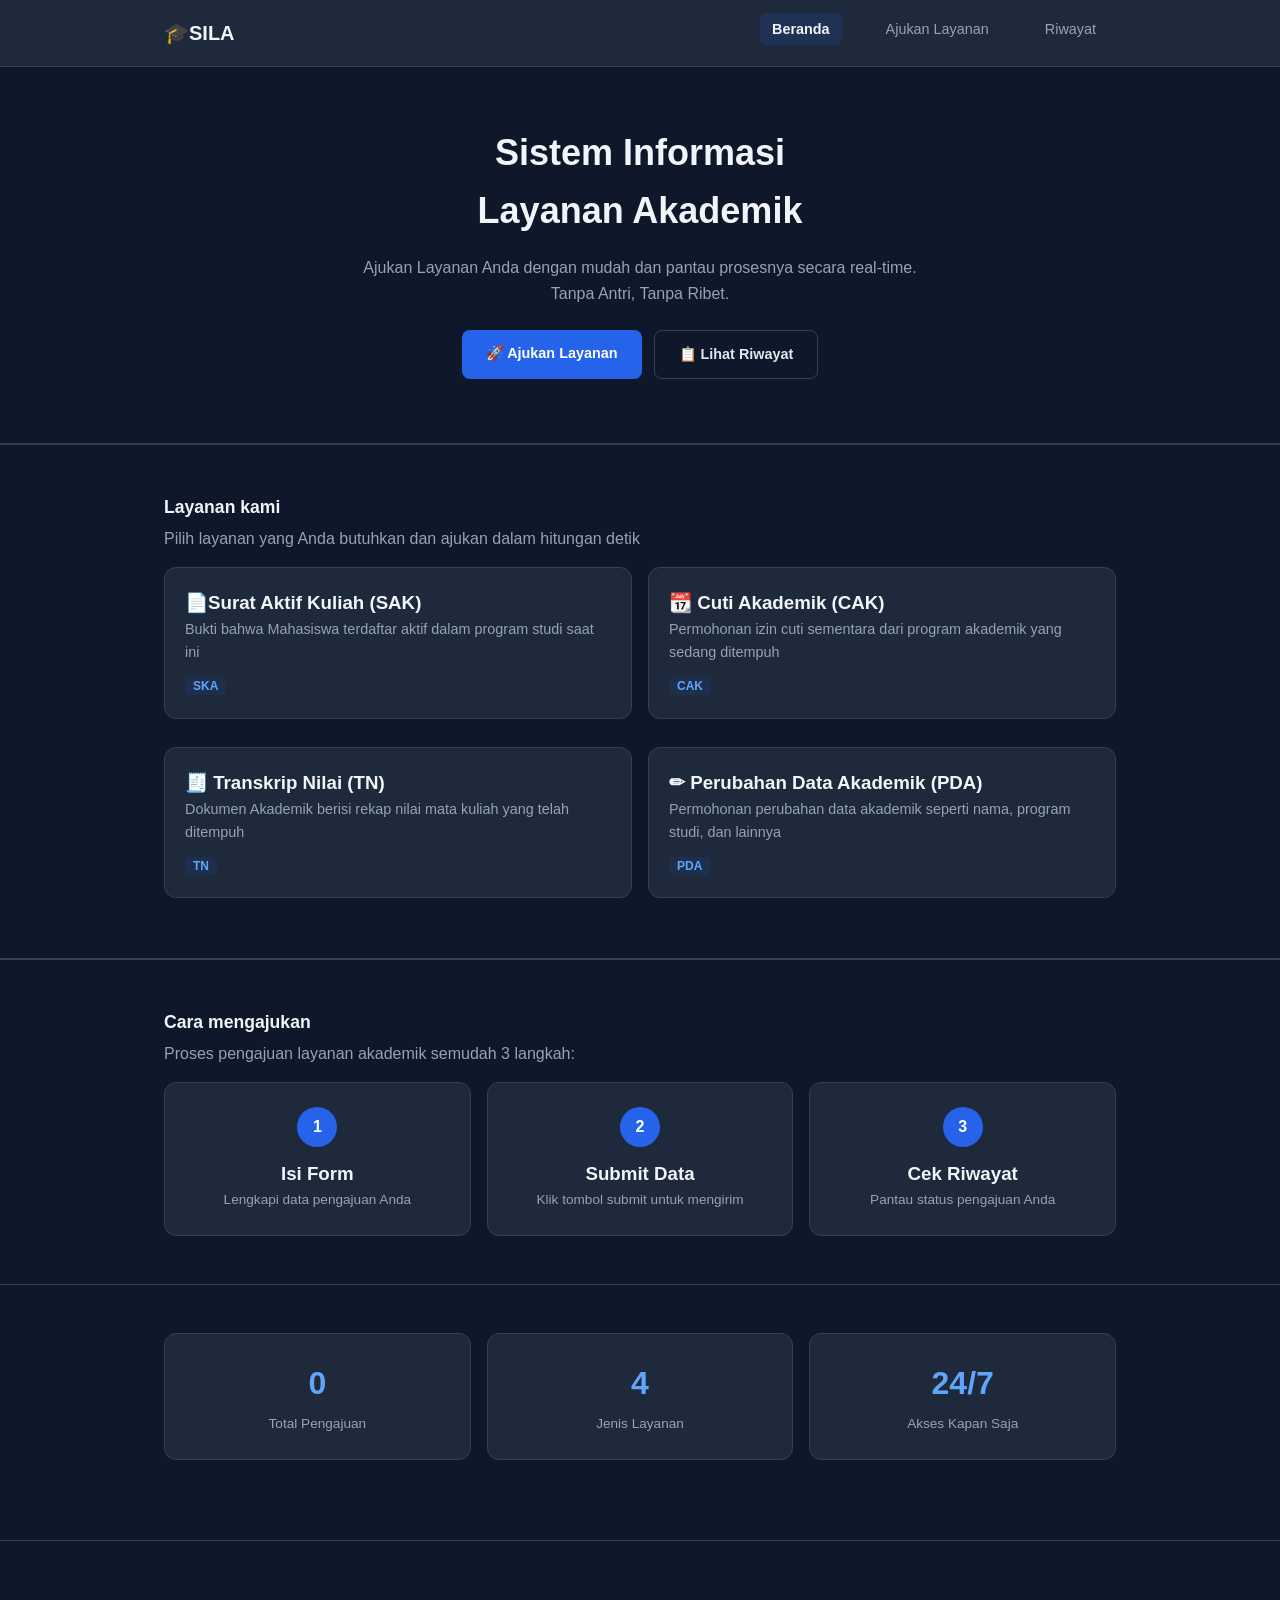
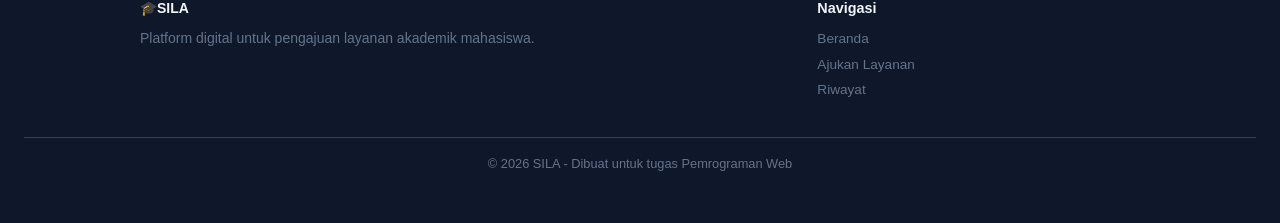
<file: 12/index.html>
<!DOCTYPE html>
<html lang="id">
    <head>
        <meta charset="UTF-8">
        <meta name="viewport" content="width=device-width, initial-scale = 1.0">
        <title>Sistem Informasi Layanan Akademik</title>
        <link rel="preconnect" href="https://fonts.google.com">
        <link rel="preconnect" href="https://fonts.gstatic.com" crossorigin>
        <link href="https://fonts.googleapis.com/css2?family=Inter:wght@400;600;700&display=swap" rel="stylesheet">
        <link rel="stylesheet" href="style.css">
    </head>
    <body>
        <header class="navbar">
            <div class="container navbar-inner">
                <a href="index.html" class="logo">&#x1F393;SILA</a>
                <input type="checkbox" id="navToggle" class="nav-toggle">
                <label for="navToggle" class="hamburger">
                    <span></span>
                    <span></span>
                    <span></span>
                </label>
                <nav>
                    <ul class="nav-menu">
                        <li><a href="index.html" class="active">Beranda</a></li>
                        <li><a href="layanan.html">Ajukan Layanan</a></li>
                        <li><a href="riwayat.html">Riwayat</a></li>
                    </ul>
                </nav>
            </div>
        </header>
       <main>
            <section class="hero">
                <div class="container">
                    <h1>Sistem Informasi<br>Layanan Akademik</h1>
                    <p>Ajukan Layanan Anda dengan mudah dan pantau prosesnya secara real-time.<br>Tanpa Antri, Tanpa Ribet.</p>
                    <div class="hero-buttons">
                        <a href="layanan.html" class="btn btn-primary">&#x1F680; Ajukan Layanan</a>
                        <a href="riwayat.html" class="btn btn-outline">&#x1F4CB; Lihat Riwayat</a>
                    </div>
                </div>
            </section>
            <hr>

            <section class="section">
                <div class="container">
                    <h2>Layanan kami</h2>
                    <p class="section-desc">Pilih layanan yang Anda butuhkan dan ajukan dalam hitungan detik</p>
                    <div class="cards-grid">
                        <article class="card">
                            <h3>&#x1F4C4;Surat Aktif Kuliah (SAK)</h3>
                            <p>Bukti bahwa Mahasiswa terdaftar aktif dalam program studi saat ini</p>
                            <span class="card-code">SKA</span>
                        </article>
                        <article class="card">
                            <h3>&#x1F4C6; Cuti Akademik (CAK)</h3>
                            <p>Permohonan izin cuti sementara dari program akademik yang sedang ditempuh</p>
                            <span class="card-code">CAK</span>
                        </article>
                        <article class="card">
                            <h3>&#x1F9FE; Transkrip Nilai (TN)</h3>
                            <p>Dokumen Akademik berisi rekap nilai mata kuliah yang telah ditempuh</p>
                            <span class="card-code">TN</span>
                        </article>
                        <article class="card">
                            <h3>&#x270F; Perubahan Data Akademik (PDA)</h3>
                            <p>Permohonan perubahan data akademik seperti nama, program studi, dan lainnya</p>
                            <span class="card-code">PDA</span>
                        </article>
                    </div>
                </div>
            </section>
            <hr>
            <section class="section">
                <div class="container">
                    <h2>Cara mengajukan</h2>
                    <p class="section-desc">Proses pengajuan layanan akademik semudah 3 langkah:</p>
                    <div class="steps-grid">
                        <div class="step">
                            <div class="step-number">1</div>
                            <h3>Isi Form</h3>
                            <p>Lengkapi data pengajuan Anda</p>
                        </div>
                        <div class="step">
                            <div class="step-number">2</div>
                            <h3>Submit Data</h3>
                            <p>Klik tombol submit untuk mengirim</p>
                        </div>
                        <div class="step">
                            <div class="step-number">3</div>
                            <h3>Cek Riwayat</h3>
                            <p>Pantau status pengajuan Anda</p>
                        </div>
                    </div>
                </div>
            </section>
            <section class="section">
                <div class="container">
                    <div class="stats-grid">
                        <div class="stat">
                            <div class="stat-number">0</div>
                            <div class="stat-label">Total Pengajuan</div>
                        </div>
                        <div class="stat">
                            <div class="stat-number">4</div>
                            <div class="stat-label">Jenis Layanan</div>
                        </div>
                        <div class="stat">
                            <div class="stat-number">24/7</div>
                            <div class="stat-label">Akses Kapan Saja</div>
                        </div>
                    </div>
                </div>
            </section>
       </main>
       <footer class="footer">
            <div class="container footer-inner">
                <div>
                    <strong>&#x1F393;SILA</strong>
                    <p>Platform digital untuk pengajuan layanan akademik mahasiswa.</p>
                </div>
                <div class="footer-nav">
                    <h4>Navigasi</h4>
                    <ul>
                        <li><a href="index.html">Beranda</a></li>
                        <li><a href="layanan.html">Ajukan Layanan</a></li>
                        <li><a href="riwayat.html">Riwayat</a></li>
                    </ul>
                </div>
            </div>
            <div class="footer-bottom">
                <div class="container">
                    <p>&copy; 2026 SILA - Dibuat untuk tugas Pemrograman Web</p>
                </div>
            </div>
       </footer>
       <script src="script.js"></script> 
    </body>
</html>
</file>
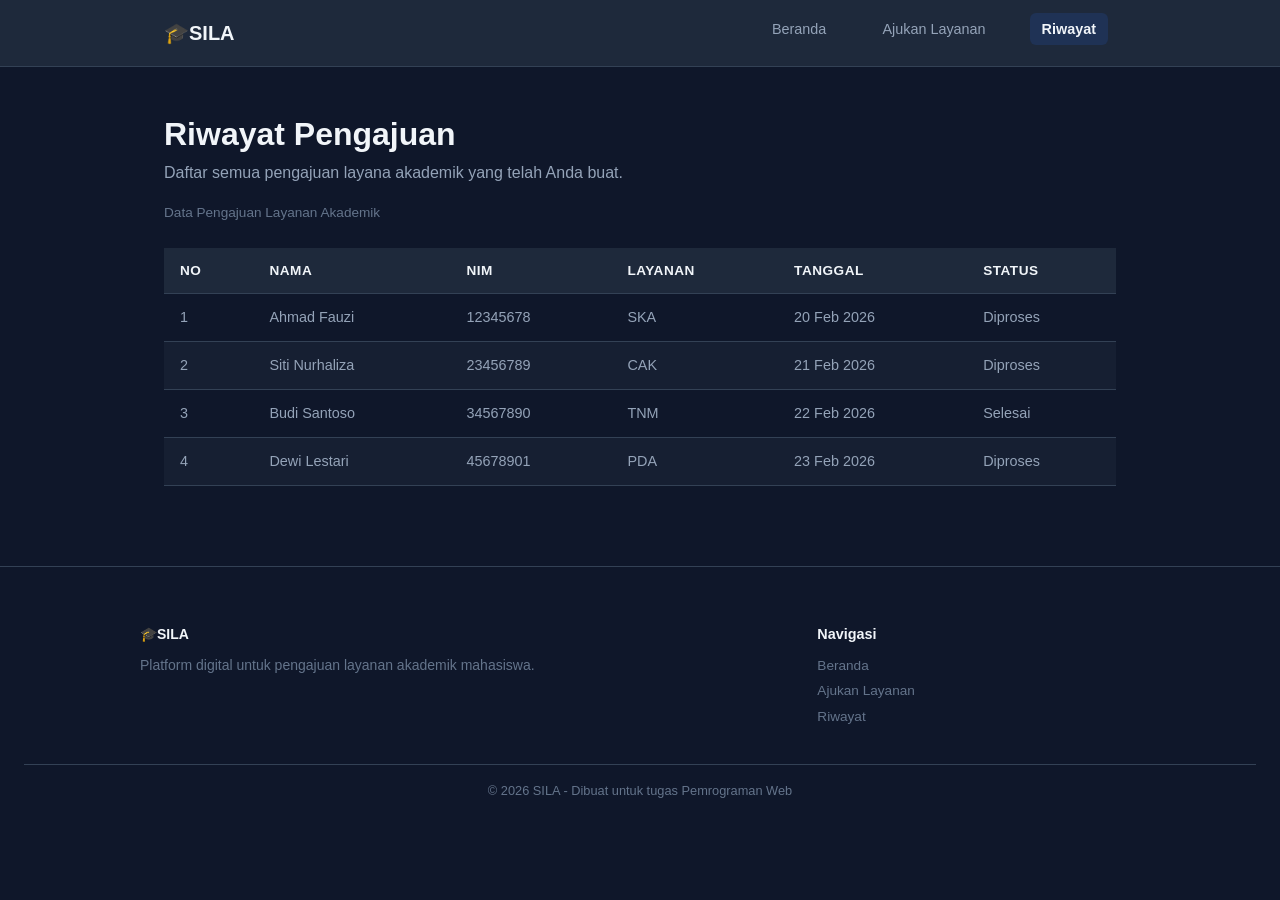
<file: 12/riwayat.html>
<!DOCTYPE html>
<html lang="id">
    <head>
        <meta charset="UTF-8">
        <meta name="viewport" content="width=device-width, initial-scale = 1.0">
        <title>Sistem Informasi Layanan Akademik</title>
        <link rel="preconnect" href="https://fonts.google.com">
        <link rel="preconnect" href="https://fonts.gstatic.com" crossorigin>
        <link href="https://fonts.googleapis.com/css2?family=Inter:wght@400;600;700&display=swap" rel="stylesheet">
        <link rel="stylesheet" href="style.css">
    </head>
    <body>
        <header class="navbar">
            <div class="container navbar-inner">
                <a href="index.html" class="logo">&#x1F393;SILA</a>
                <input type="checkbox" id="navToggle" class="nav-toggle">
                <label for="navToggle" class="hamburger">
                    <span></span>
                    <span></span>
                    <span></span>
                </label>
                <nav>
                    <ul class="nav-menu">
                        <li><a href="index.html">Beranda</a></li>
                        <li><a href="layanan.html">Ajukan Layanan</a></li>
                        <li><a href="riwayat.html" class="active">Riwayat</a></li>
                    </ul>
                </nav>
            </div>
    </header>
    <main>
        <section class="section">
            <div class="container">
                <h1>Riwayat Pengajuan</h1>
                    <p class="section-desc"> Daftar semua pengajuan layana akademik yang telah Anda buat.</p>
                <table class="data-table"> 
                <caption>Data Pengajuan Layanan Akademik<caption> 
                <thead> 
                    <tr> 
                        <th>No</th> 
                        <th>Nama</th> 
                        <th>NIM</th> 
                        <th>Layanan</th> 
                        <th>Tanggal</th> 
                        <th>Status</th> 
                        </tr> 
                </thead> 
            <tbody>
                <tr> 
            <td>1</td> 
            <td>Ahmad Fauzi</td> 
            <td>12345678</td> 
            <td>SKA</td> 
            <td>20 Feb 2026</td> 
            <td>Diproses</td> 
        </tr> 
        <tr> 
            <td>2</td> 
            <td>Siti Nurhaliza</td> 
            <td>23456789</td> 
            <td>CAK</td> 
            <td>21 Feb 2026</td> 
            <td>Diproses</td> 
        </tr> 
        <tr> 
            <td>3</td> 
            <td>Budi Santoso</td> 
            <td>34567890</td> 
            <td>TNM</td> 
            <td>22 Feb 2026</td> 
            <td>Selesai</td> 
        </tr> 
        <tr>  
            <td>4</td> 
            <td>Dewi Lestari</td> 
            <td>45678901</td> 
            <td>PDA</td> 
            <td>23 Feb 2026</td> 
            <td>Diproses</td> 
        </tr>  
            </tbody> 
        </table> 
    </div>
    </section>
        </main>
            <footer class="footer">
                <div class="container footer-inner">
                <div>
                    <strong>&#x1F393;SILA</strong>
                    <p>Platform digital untuk pengajuan layanan akademik mahasiswa.</p>
                </div>
                <div>
                    <h4>Navigasi</h4>
                    <a href="index.html">Beranda</a>
                    <a href="layanan.html">Ajukan Layanan</a>
                    <a href="riwayat.html">Riwayat</a>
                </div>
            </div>
            <div class="footer-bottom">
                <div class="container">
                    <p>&copy; 2026 SILA - Dibuat untuk tugas Pemrograman Web</p>
                </div>
            </div>
       </footer> 
    </body>
</html>
</file>
<file: 12/style.css>
/*Reset Dasar*/
*{
    margin: 0;
    padding: 0;
    box-sizing: border-box;
}

body
{
    background-color: #0f172a;
    color: #e2e8f0;
    font-family: 'Arial', sans-serif;
    font-size: 16px;
    line-height: 1.6;
    padding-top: 60px;
}

h1, h2, h3 
{
    color: #f1f5f9; 
}

h1
{
    font-size: 2rem;
    font-weight: 700;
}

h2
{
    font-size: 1.5rem;
    font-weight: 700;
    margin-bottom: 8px;
}

h2
{
    font-size: 1.1rem;
    font-weight: 600;
    margin-bottom: 4px;
}

a{
    color: #60a5fa;
    text-decoration: none;
}

a:hover{
    color: #93c5fd;
}

hr{
    border: none;
    border-top: 1px solid #334155;
}

header
{
    padding: 24px;
    border-bottom: 1px solid #334155;
}

.subtitle{
    color: #94a3b8;
    font-size: 0.875rem;
    margin-bottom: 12px;
}

nav a
{
    margin-right: 8px;
}

nav a.active
{
    color: #f1f5f9;
    font-weight: 600;
}
.hero  
{
    padding: 48px 24px;
    text-align: center;
}
.hero h2
{
    font-size: 1.75rem;
    margin-bottom: 12px;
}
.hero p
{
    color: #94a3b8;
    margin-bottom: 16px;
}
.section   
{
    padding: 32px 24px;
    border-top: 1px solid #334155;
}
.section-desc
{
    color: #94a3b8;
    margin-bottom: 16px;
}
.card  
{
    background-color: #1e293b;
    padding: 16px;
    margin-bottom: 12px;
    border: 1px solid #334155;
    border-radius: 8px;
}
.card p
{
    color: #94a3b8;
    font-size: 0.9rem;
}
ol, ul
{
    padding-left: 24px;
}
li
{
    margin-bottom: 8px;
    color: #94a3b8;
}
li strong
{
    color: #f1f5f9;
}
footer
{
    padding: 24px;
    border-top: 1px solid #334155;
    text-align: center;
    font-size: 0.875rem;
    color: #64748b;
}

footer p
{
    margin-bottom: 8px;
}
.container {
    max-width: 1000px;
    margin: 0 auto;
    padding: 0 24px;
}

.navbar {
    background-color: #1e293b;
    border-bottom: 1px solid #334155;
    padding: 16px 0;
    position: fixed;
    top: 0;
    left: 0;
    width: 100%;
    z-index: 1000;
}

.navbar-inner {
    display: flex;
    justify-content: space-between;
    align-items: center;
}

.logo {
    font-size: 1.25rem;
    font-weight: 700;
    color: #f1f5f9;
}

nav a {
    margin-left: 16px;
    color: #94a3b8;
    font-size: 0.9rem;
}

nav a:hover, nav a.active {
    color: #f1f5f9;
}

.hero {
    padding: 64px 0;
    text-align: center;
}

.hero h1 {
    font-size: 2.25rem;
    margin-bottom: 16px;
}

.hero p {
    color: #94a3b8;
    margin-bottom: 24px;
}

.hero-buttons {
    display: flex;
    justify-content: center;
    gap: 12px;
}

.btn {
    display: inline-block;
    padding: 12px 24px;
    border-radius: 8px;
    font-size: 0.9rem;
    font-weight: 600;
}

.btn-primary {
    background-color: #2563eb;
    color: #fff;
}

.btn-primary:hover {
    background-color: #1d4ed8;
    color: #fff;
}

.btn-outline {
    border: 1px solid #334155;
    color: #e2e8f0;
}

.btn-outline:hover {
    background-color: #1e293b;
    color: #f1f5f9;
}

.section {
    padding: 48px 0;
    border-top: 1px solid #334155;
}

.cards-grid {
    display: grid;
    grid-template-columns: 1fr 1fr;
    gap: 16px;
    margin-top: 16px;
}

.card {
    background-color: #1e293b;
    border: 1px solid #334155;
    border-radius: 12px;
    padding: 20px;
}

.card p {
    color: #94a3b8;
    font-size: 0.9rem;
    margin-bottom: 8px;
}

.card-code {
    font-size: 0.75rem;
    font-weight: 600;
    color: #60a5fa;
    background-color: rgba(37, 99, 235, 0.1);
    padding: 2px 8px;
    border-radius: 4px;
}

.steps-grid {
    display: flex;
    gap: 16px;
    margin-top: 16px;
}

.step {
    flex: 1;
    text-align: center;
    background-color: #1e293b;
    border: 1px solid #334155;
    border-radius: 12px;
    padding: 24px 16px;
}

.step-number {
    width: 40px;
    height: 40px;
    background-color: #2563eb;
    color: #fff;
    border-radius: 50%;
    display: flex;
    align-items: center;
    justify-content: center;
    font-weight: 700;
    margin: 0 auto 12px;
}

.step p {
    color: #94a3b8;
    font-size: 0.85rem;
}

.stats-grid {
    display: flex;
    gap: 16px;
}

.stat {
    flex: 1;
    text-align: center;
    background-color: #1e293b;
    border: 1px solid #334155;
    border-radius: 12px;
    padding: 24px;
}

.stat-number {
    font-size: 2rem;
    font-weight: 700;
    color: #60a5fa;
}

.stat-label {
    color: #94a3b8;
    font-size: 0.85rem;
    margin-top: 4px;
}

.footer {
    border-top: 1px solid #334155;
    margin-top: 32px;
    text-align: justify;
}

.footer-inner {
    display: grid;
    grid-template-columns: 2fr 1fr;
    gap: 32px;
    padding: 32px 0;
    color: #f1f5f9;
}

.footer-inner p {
    color: #64748b;
    font-size: 0.875rem;
    margin-top: 8px;
}

.footer-inner h4 {
    color: #f1f5f9;
    margin-bottom: 8px;
    font-size: 0.9rem;
}

.footer-inner a {
    display: block;
    color: #64748b;
    font-size: 0.85rem;
    margin-bottom: 4px;
}

.footer-inner a:hover {
    color: #93c5fd;
}

.footer-bottom {
    border-top: 1px solid #334155;
    padding: 16px 0;
    text-align: center;
}

.footer-bottom p {
    font-size: 0.8rem;
    color: #64748b;
}

.nav-menu {
    list-style: none;
    display: flex;
    gap: 8px;
}

.nav-menu li a {
    color: #94a3b8;
    font-size: 0.9rem;
    padding: 8px 12px;
    border-radius: 6px;
}

.nav-menu li a:hover {
    color: #f1f5f9;
    background-color: rgba(255, 255, 255, 0.05);
}

.nav-menu li a.active {
    color: #f1f5f9;
    font-weight: 600;
    background-color: rgba(37, 99, 235, 0.15);
}

.footer-nav ul {
    list-style: none;
    padding: 0;
    margin: 0;
}

.footer-nav ul li {
    margin-bottom: 4px;
}

.footer-nav ul li a {
    color: #64748b;
    font-size: 0.85rem;
}

.footer-nav ul li a:hover {
    color: #93c5fd;
}

.nav-toggle {
    display: none;
}

.hamburger {
    display: none;
    flex-direction: column;
    gap: 5px;
    cursor: pointer;
    padding: 4px;
}

.hamburger span {
    display: block;
    width: 24px;
    height: 3px;
    background-color: #f1f5f9;
    border-radius: 2px;
}

@media (max-width: 768px) {
    .navbar-inner {
        flex-wrap: wrap;
    }
    .hamburger {
        display: flex;
    }
    nav {
        width: 100%;
        order: 3;
    }
    .nav-menu {
        display: none;
        flex-direction: column;
        gap: 0;
        width: 100%;
        padding: 8px 0;
        border-top: 1px solid #334155;
        margin-top: 12px;
    }
    .nav-menu li a {
        display: block;
        padding: 10px 0;
        border-radius: 0;
    }
    .nav-toggle:checked~nav .nav-menu {
        display: flex;
    }
}

.form-card {
    max-width: 640px;
    margin: 0 auto;
}

fieldset{
    border: 1px solid #334155;
    border-radius: 12px;
    padding: 24px;
    background-color: #1e293b;
}

legend{
    font-size: 1.1rem;
    font-weight: 600;
    color: #f1f5f9;
    padding: 0 8px;
}

.form-group{
    margin-bottom: 16px;
}

.form-group label{
    display: block;
    margin-bottom: 6px;
    color: #e2e8f0;
    font-size: 0.875rem;
    font-weight: 600;
}

.form-group input, .form-group select, .form-group textarea{
    width: 100%;
    padding: 10px 14px;
    background-color: #0f172a;
    border: 1px solid #334155;
    border-radius: 8px;
    color: #e2e8f0;
    font-size: 0.9rem;
    font-family: inherit;
    outline: none;
    transition: border-color 0.3s;
}

.form-group input:focus, .form-group select:focus, .form-group textarea:focus{
    border-color: #2563eb;
}

.form-group input::placeholder, .form-group textarea::placeholder{
    color: #64748b;
}

.form-group select{
    cursor: pointer;
}

.form-group textarea{
    resize: vertical;
    min-height: 80px;
}

.form-row{
    display: grid;
    gap: 16px;
    grid-template-columns: 1fr 1fr;
}

.form-actions{
    display: flex;
    gap: 12px;
    margin-top: 24px;
}

.form-actions .btn{
    cursor: pointer;
    border: none;
    font-family: inherit;
}

.form-actions .btn-outline{
    background: none;
    border: 1px solid #334155;
}

.data-table { 
    width: 100%; 
    border-collapse: collapse; 
    margin-top: 16px; 
    min-width: 600px;
} 
 
.data-table caption { 
    text-align: left; 
    font-size: 0.85rem; 
    color: #64748b; 
    margin-bottom: 12px; 
} 
 
.data-table th, 
.data-table td { 
    padding: 12px 16px; 
    text-align: left; 
    border-bottom: 1px solid #334155; 
} 
 

.data-table th { 
    background-color:  #1e293b;
    color: #f1f5f9; 
    font-size: 0.85rem; 
    font-weight: 600; 
    text-transform: uppercase; 
    letter-spacing: 0.5px; 
} 
 
.data-table td { 
    color: #94a3b8; 
    font-size: 0.9rem; 
}

/* / Zebra Stripes /  */
.data-table tbody tr:nth-child(even) { 
    background-color: rgba(30, 41, 59, 0.5); 
} 

/* / Hover /  */
.data-table tbody tr:hover { 
    background-color: #1e293b; 
} 
 
/* / Responsif Mobile (Mengecilkan padding agar muat di HP) /  */
@media (max-width: 768px) { 
    .data-table { font-size: 0.8rem; } 
    .data-table th, .data-table td { padding: 8px 10px; } 
}
</file>
